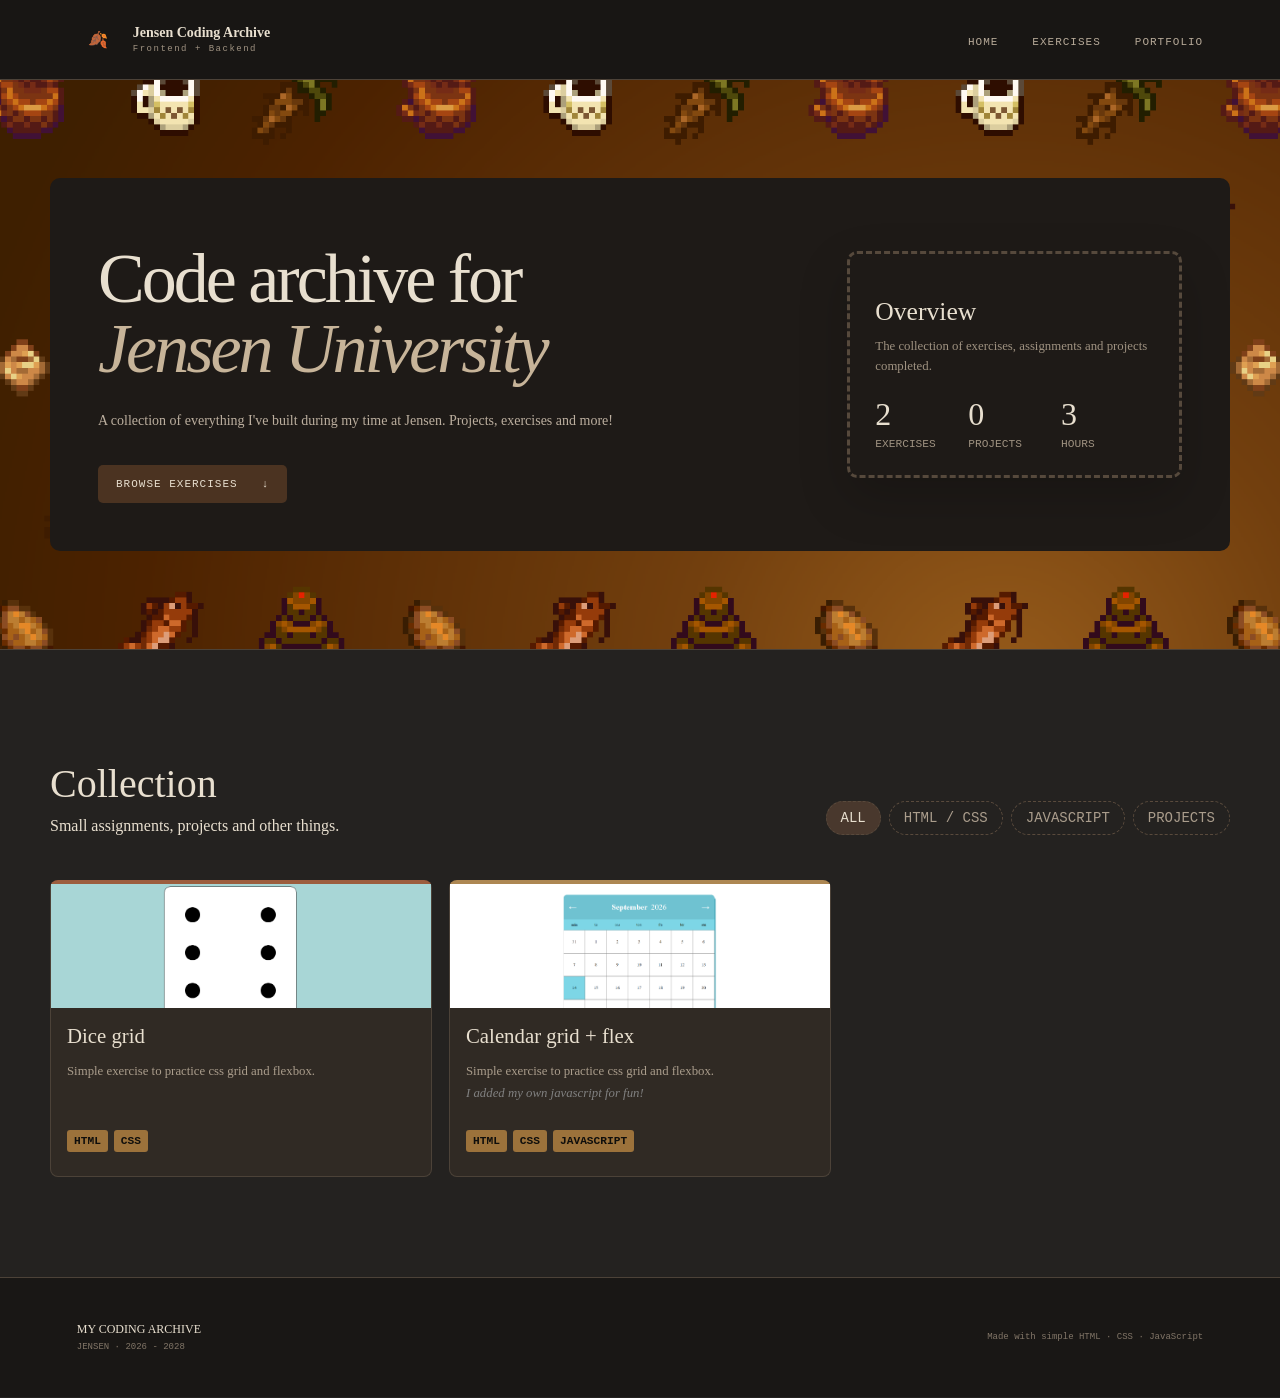
<file: Index.html>
<!DOCTYPE html>
<html lang="en">

<head>
    <meta charset="UTF-8">
    <meta name="viewport" content="width=device-width, initial-scale=1.0">

    <title>Jensen Code Archive</title>

    <link rel="stylesheet" href="common.css">

    <link rel="preconnect" href="https://fonts.googleapis.com">
    <link rel="preconnect" href="https://fonts.gstatic.com" crossorigin>
</head>

<body>

    <nav class="navbar">

        <a href="index.html" class="logo">
            <div class="logo-icon">
                🍂
            </div>

            <div class="logo-text">
                <span class="logo-title">Jensen Coding Archive</span>
                <span class="logo-subtitle">Frontend + Backend</span>
            </div>
        </a>

        <button class="menu-button" id="menuButton">
            ☰
        </button>

        <ul class="nav-links" id="navLinks">
            <li><a href="#home">Home</a></li>
            <li><a href="#exercises">Exercises</a></li>
            <li><a href="#notes">Portfolio</a></li>
        </ul>

    </nav>


    <main>
        <header class="hero" id="home">

            <div class="hero-content">

                <div class="hero-text">


                    <h1>
                        Code archive for
                        <span>Jensen University</span>
                    </h1>

                    <p class="hero-description">
                        A collection of everything I've built during my 
                        time at Jensen. Projects, exercises and more!
                    </p>

                    <a href="#exercises" class="hero-button">
                        Browse exercises
                        <span>↓</span>
                    </a>

                </div>

                <aside class="semester-card">

                    <div class="semester-card-top">

                    </div>

                    <h2>Overview</h2>

                    <p class="semester-description">
                        The collection of exercises, assignments
                         and projects completed.
                    </p>

                    <div class="semester-meta">

                        <div>
                            <span class="meta-number">2</span>
                            <span class="meta-label">Exercises</span>
                        </div>

                        <div>
                            <span class="meta-number">0</span>
                            <span class="meta-label">Projects</span>
                        </div>

                        <div>
                            <span class="meta-number">3</span>
                            <span class="meta-label">Hours</span>
                        </div>

                    </div>

                </aside>

            </div>

        </header>



        <!-- EXERCISES -->

        <section
            class="section exercises-section"
            id="exercises">

            <div class="section-heading">

                <div>

                    <h2>Collection</h2>

                    <p>
                        Small assignments, projects and
                        other things.
                    </p>

                </div>


                <div class="filters">

                    <button
                        class="filter-button active"
                        data-filter="all">
                        All
                    </button>

                    <button
                        class="filter-button"
                        data-filter="html">
                        HTML / CSS
                    </button>

                    <button
                        class="filter-button"
                        data-filter="javascript">
                        JavaScript
                    </button>

                    <button
                        class="filter-button"
                        data-filter="project">
                        Projects
                    </button>

                </div>

            </div>


            <div class="exercise-grid">

                <a
                    href="Flex_Grid/dice/index.html"
                    class="exercise-card rust dice"
                    data-category="html">

                    <div class="card-top"></div>

                    <div class="card-content">

                        <h3>Dice grid</h3>

                        <p>
                            Simple exercise to practice css grid and flexbox.
                        </p>

                    </div>

                    <div class="card-footer">

                        <div class="tags">

                            <span>HTML</span>
                            <span>CSS</span>

                        </div>

                    </div>

                </a>
                <a
                    href="Flex_Grid/calendar/index.html"
                    class="exercise-card gold calendar"
                    data-category="html javascript ">

                    <div class="card-top"></div>

                    <div class="card-content">

                        <h3>Calendar grid + flex</h3>

                        <p>
                            Simple exercise to practice css grid and flexbox.
                            <br><i style="color: gray">I added my own javascript for fun!</i>
                        </p>

                    </div>

                    <div class="card-footer">

                        <div class="tags">

                            <span>HTML</span>
                            <span>CSS</span>
                            <span>JAVASCRIPT</span>

                        </div>

                    </div>

                </a>
    

            </div>

        </section>


    </main>

    <footer>

        <div>

            <p>
                MY CODING ARCHIVE
            </p>

            <span>
                JENSEN · 2026 - 2028
            </span>

        </div>

        <p class="footer-message">
            Made with simple HTML · CSS · JavaScript 
        </p>

    </footer>


    <script src="script.js"></script>

</body>

</html>
</file>
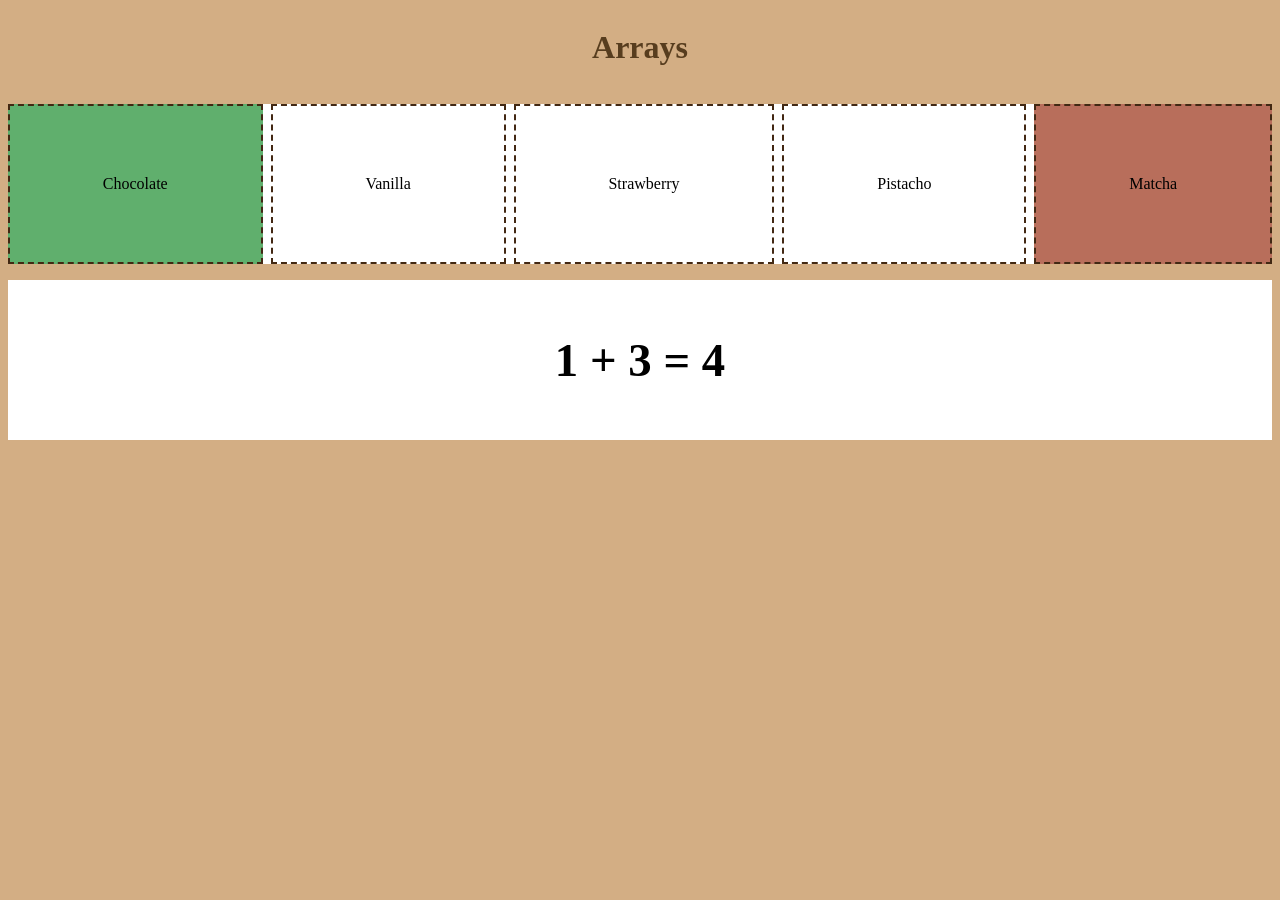
<file: array-loops/index.html>
<!DOCTYPE html>
<html lang="en">
<head>
    <meta charset="UTF-8">
    <meta name="viewport" content="width=device-width, initial-scale=1.0">
    <title>Document</title>
    <link rel="stylesheet" href="style.css">
</head>
<body>
    <h1 id="array-header">Arrays</h1>
    <section class="exercise-box">
        <article id="arrays-1">
        </article>
    </section>
    <section class="exercise-box">
        <article id="arrays-2">
        </article>
    </section>
    <script src="script.js"></script>
</body>
</html>
</file>
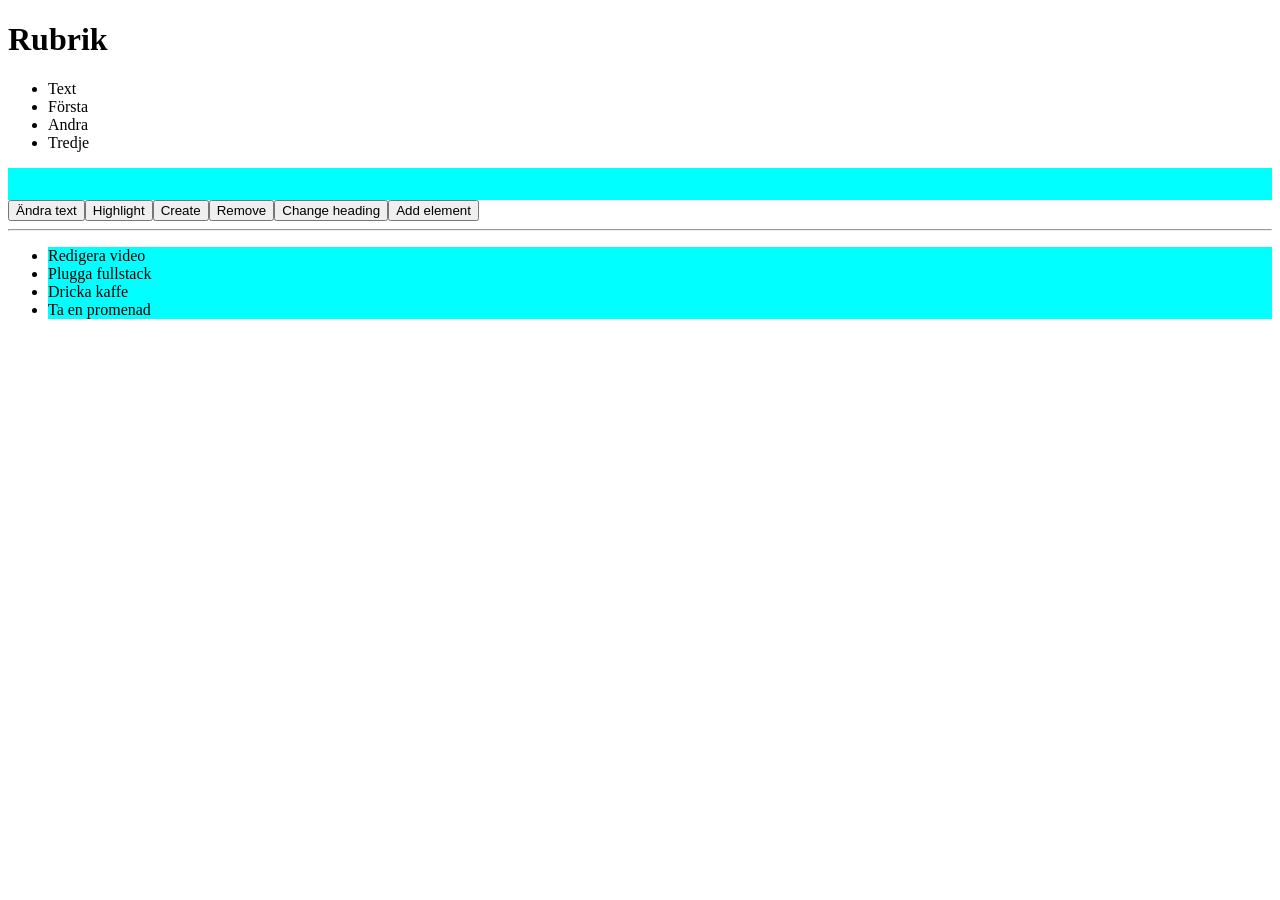
<file: DOM/index.html>
<!DOCTYPE html>
<html lang="en">
<head>
    <meta charset="UTF-8">
    <meta name="viewport" content="width=device-width, initial-scale=1.0">
    <title>Document</title>
</head>
<body>
    <script src="script.js"></script>
</body>
</html>
</file>
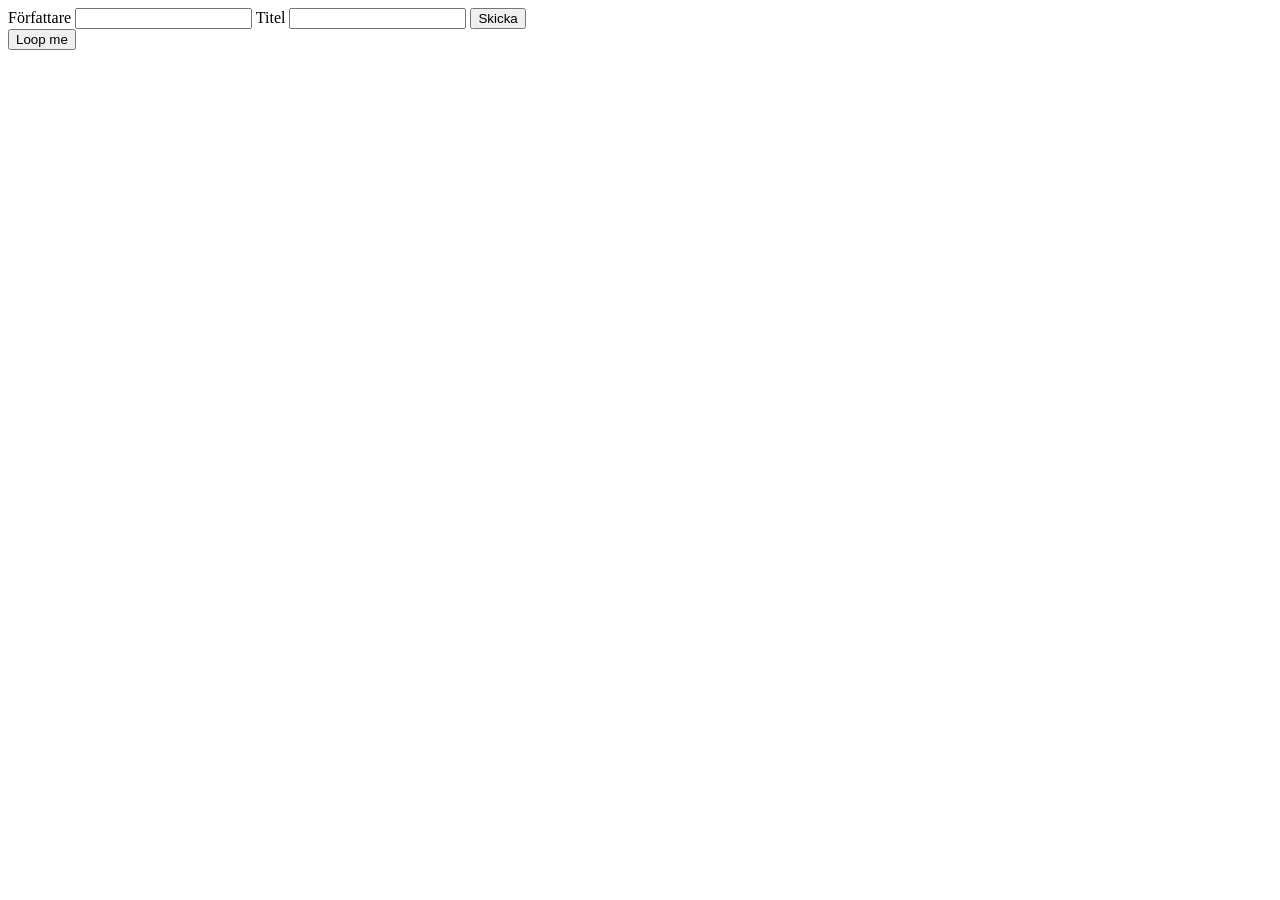
<file: Forms/index.html>
<!DOCTYPE html>
<html lang="en">
<head>
    <meta charset="UTF-8">
    <meta name="viewport" content="width=device-width, initial-scale=1.0">
    <title>Biblotek</title>
</head>
<body>
    <form>
        <label for="author" >Författare</label>
        <input type="text" id="author">

        <label for="title" >Titel</label>
        <input type="text" id="title">

        <button id="form-button" type="submit">Skicka</button>

    </form>
    <button id="loop-button">Loop me</button>
    <script src="script.js"></script>
</body>
</html>
</file>
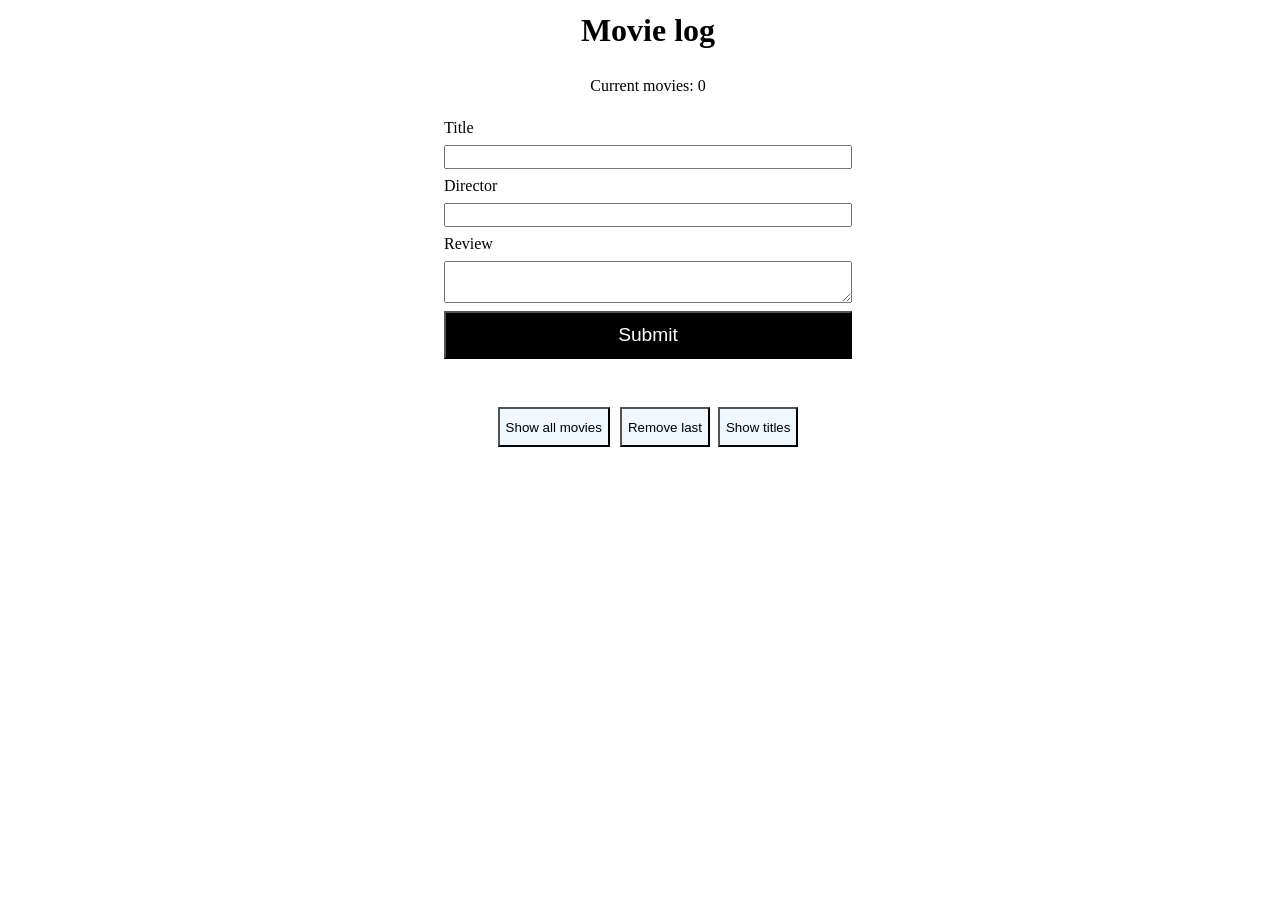
<file: JSON/index.html>
<!DOCTYPE html>
<html lang="en">
<head>
    <meta charset="UTF-8">
    <meta name="viewport" content="width=device-width, initial-scale=1.0">
    <title>Movie log</title>
    <link rel="stylesheet" href="style.css">
</head>
<body>
    
    <h1>Movie log</h1>
    <p id="count">Current movies: 0 </p>
    <form id="movie-form">

        <label for="title">Title</label>
        <input type="text" id="title">

        <label for="director">Director</label>
        <input type="text" id="director">
        
        <label for="review">Review</label>
        <textarea id="review"></textarea>

        <button id="add-movie" type="submit">Submit</button>

    </form>

    <p id="error"></p>
    <div id="buttons">
        <button id="list-button">Show all movies</button>
        <section id="all-movies">
            <button id="remove-last-button">Remove last</button>
        <button id="title-button">Show titles</button>
    </div>


    </section>
    <script src="script.js"></script>
</body>
</html>
</file>
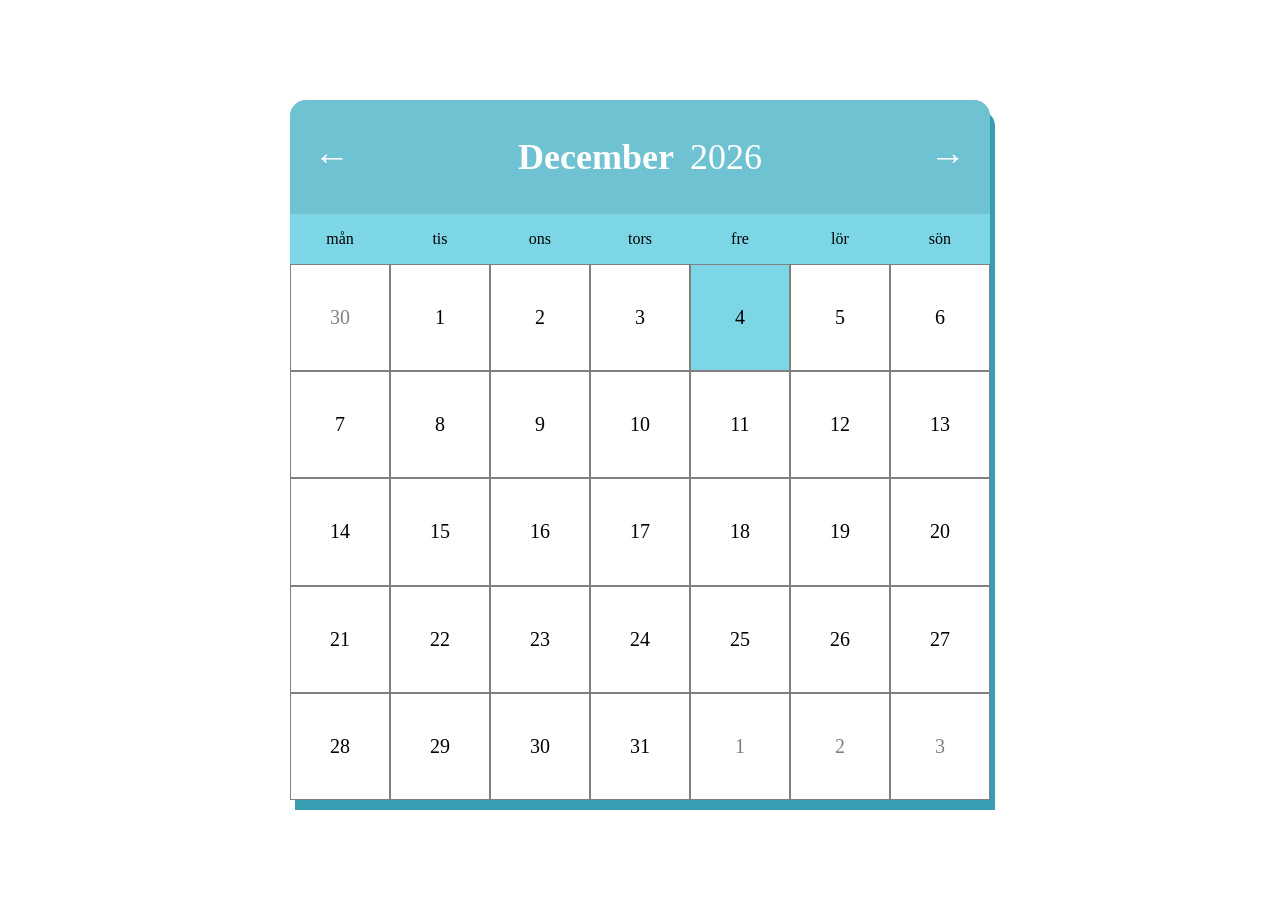
<file: Flex_Grid/calendar/index.html>
<!DOCTYPE html>
<html lang="en">
<head>
    <meta charset="UTF-8">
    <meta name="viewport" content="width=device-width, initial-scale=1.0">
    <title>Calendar</title>
    <link rel="stylesheet" href="style.css">
</head>
<body>
    <section id="calendar">
        <nav class="top-month">
            <span class="arrow">&#8592;</span>
                <div class="month-year-text">
                    <h1 id="month-text">september</h1>
                    <p id="year-text">2020</p>
                </div>
            <span class="arrow">&#8594;</span>
        </nav>
        <section id="days">
            <aside id="day-1">mån</aside>
            <aside id="day-2">tis</aside>
            <aside id="day-3">ons</aside>
            <aside id="day-4">tors</aside>
            <aside id="day-5">fre</aside>
            <aside id="day-6">lör</aside>
            <aside id="day-7">sön</aside>
        </section>
        <section id="month-days">
        </section>
    </section>
    <script src="script.js"></script>
</body>
</html>
</file>
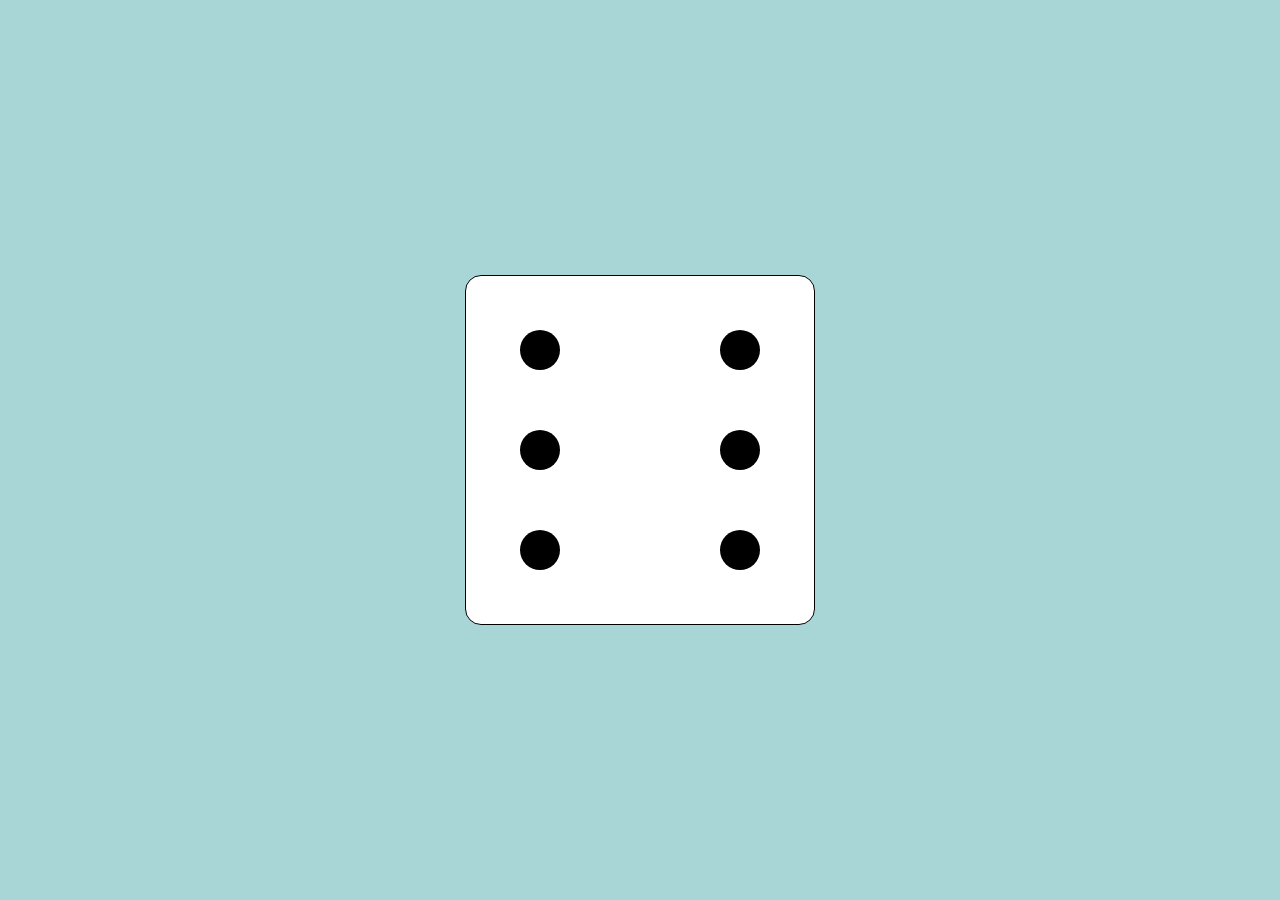
<file: Flex_Grid/dice/index.html>
<!DOCTYPE html>
<html lang="en">
<head>
    <meta charset="UTF-8">
    <meta name="viewport" content="width=device-width, initial-scale=1.0">
    <title>Grid Dice</title>
    <link rel="stylesheet" href="style.css">
</head>
<body>
    <article class="dice dots-6"> <!--Switch number to switch dice!-->
        <aside class="dot-1"></aside>
        <aside class="dot-2"></aside>
        <aside class="dot-3"></aside>
        <aside class="dot-4"></aside>
        <aside class="dot-5"></aside>
        <aside class="dot-6"></aside>
    </article>
</body>
</html>
</file>
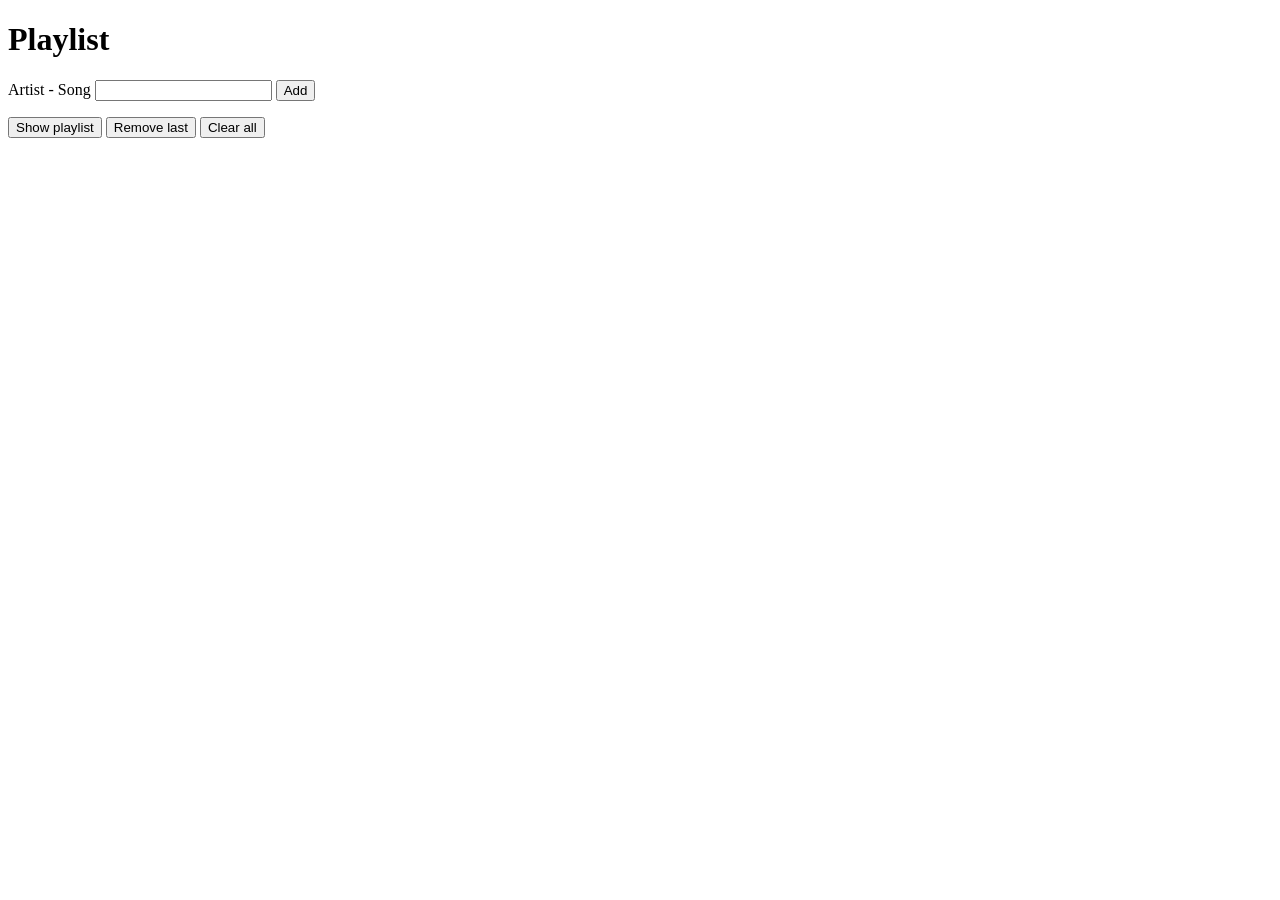
<file: json-exercises/Playlist/index.html>
<!DOCTYPE html>
<html lang="en">
<head>
    <meta charset="UTF-8">
    <meta name="viewport" content="width=device-width, initial-scale=1.0">
    <title>Document</title>
</head>
<body>
    <h1>Playlist</h1>
    <form id="songForm">
    <label for="entry">Artist - Song</label>
    <input type="text" id="entry">
    <button type="submit">Add</button>
    </form>
    <p id="error"></p>
    <button id="listBtn">Show playlist</button>
    <button id="removeLastBtn">Remove last</button>
    <button id="clearBtn">Clear all</button>
    <script src="script.js"></script>
</body>
</html>
</file>
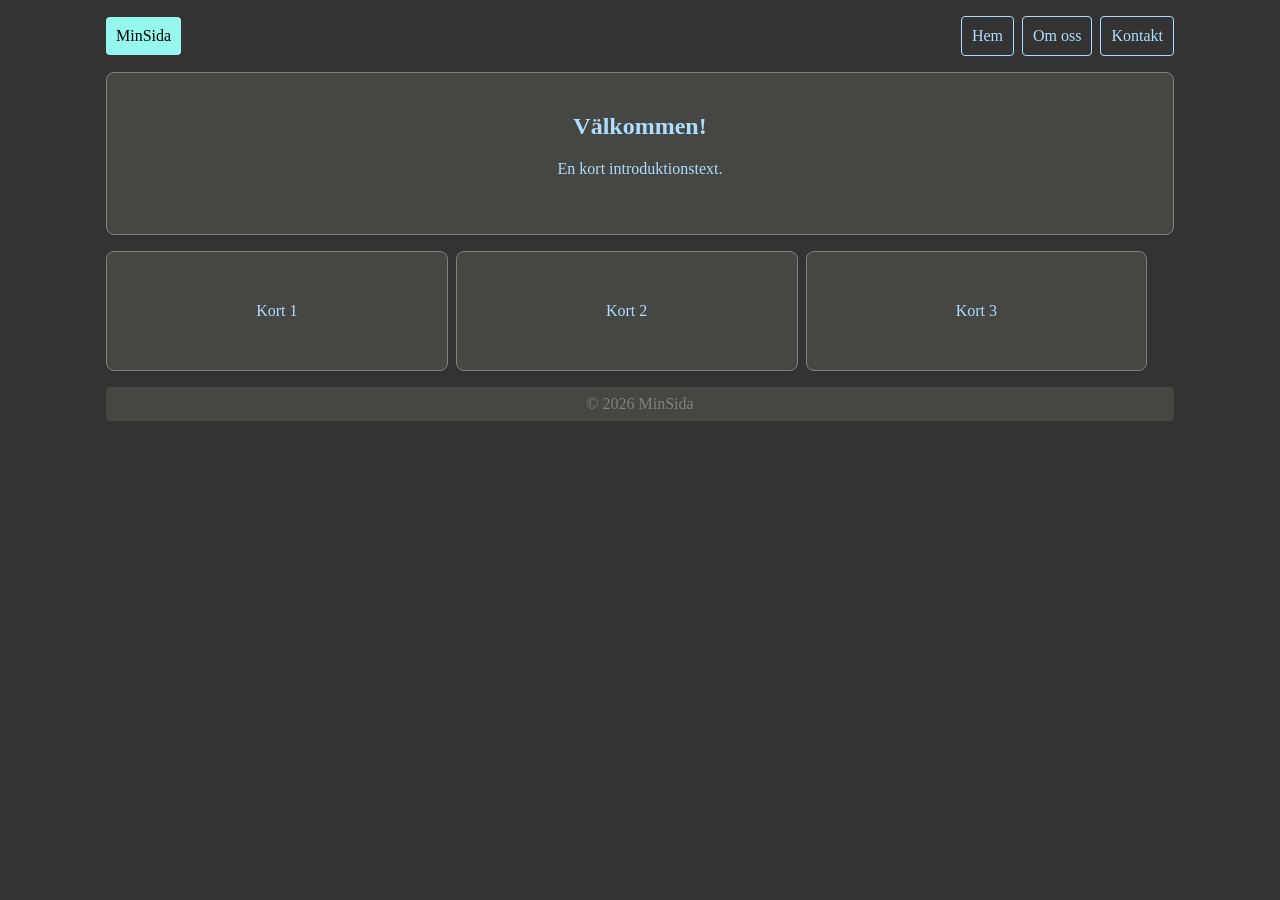
<file: Responsive/Exercise 1/index.html>
<!DOCTYPE html>
<html lang="sv">
<head>
    <meta charset="UTF-8">
    <meta name="viewport" content="width=device-width, initial-scale=1.0">
    <title>Responsiv portfolio</title>
    <link rel="stylesheet" href="style.css">
</head>
<body>

    <main>

        <header>
            <div class="logo">MinSida</div>

            <nav>
                <a href="#">Hem</a>
                <a href="#">Om oss</a>
                <a href="#">Kontakt</a>
            </nav>
        </header>

        <section class="hero">
            <h1>Välkommen!</h1>
            <p>En kort introduktionstext.</p>
        </section>

        <section class="cards">
            <div class="card">Kort 1</div>
            <div class="card">Kort 2</div>
            <div class="card">Kort 3</div>
        </section>

        <footer>
            © 2026 MinSida
        </footer>

    </main>

</body>
</html>
</file>
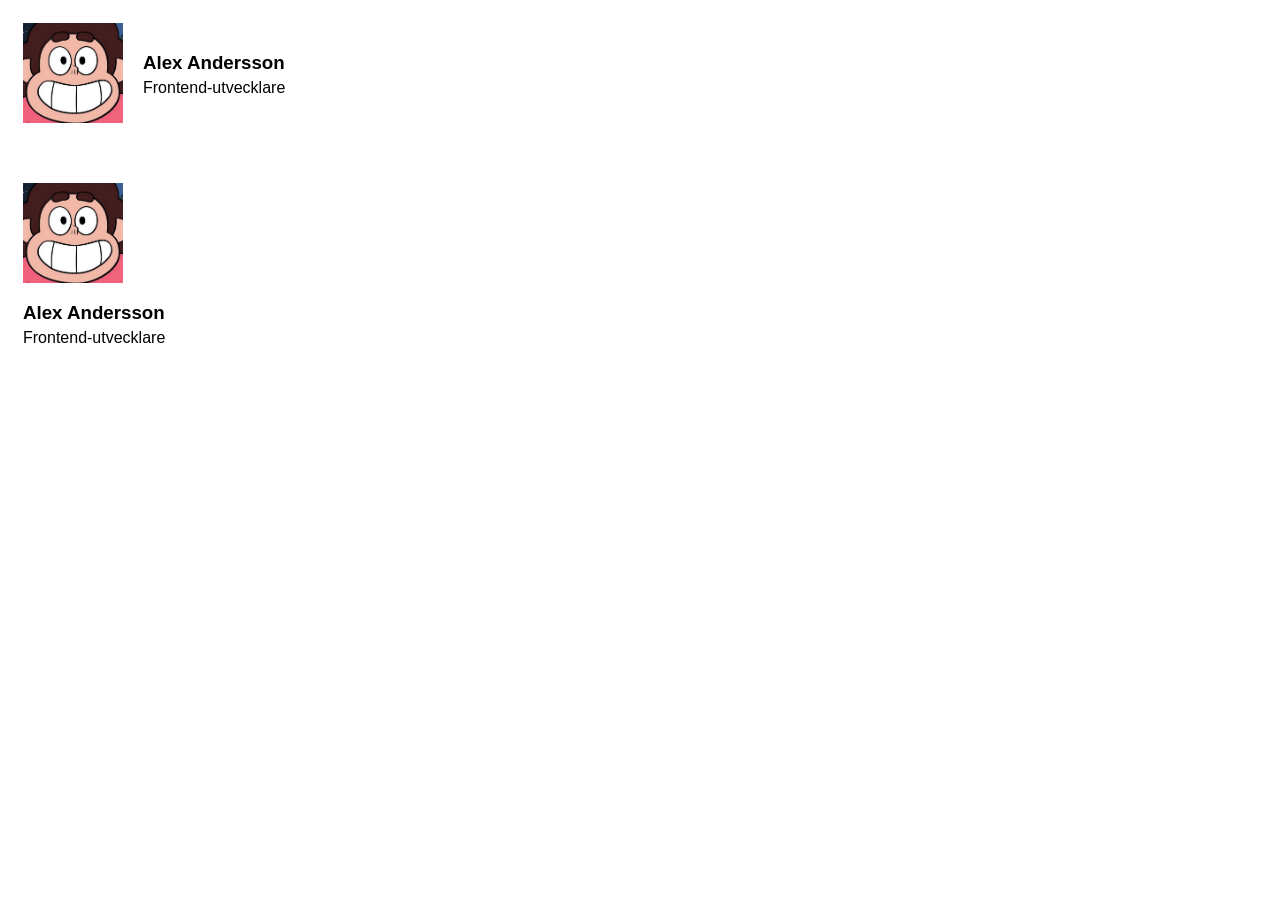
<file: Responsive/Exercise 2/index.html>
<!DOCTYPE html>
<html lang="sv">
<head>
    <meta charset="UTF-8">
    <meta name="viewport" content="width=device-width, initial-scale=1.0">
    <title>Container Queries</title>
    <link rel="stylesheet" href="style.css">
</head>

<body>

    <div class="wide-box">
        <div class="card">
            <img src="../../assets/bild.jpg" alt="Alex Andersson">

            <div class="card-text">
                <h3>Alex Andersson</h3>
                <p>Frontend-utvecklare</p>
            </div>
        </div>
    </div>


    <div class="narrow-box">
        <div class="card">
            <img src="../../assets/bild.jpg" alt="Alex Andersson">

            <div class="card-text">
                <h3>Alex Andersson</h3>
                <p>Frontend-utvecklare</p>
            </div>
        </div>
    </div>

</body>
</html>
</file>
<file: common.css>
:root {

    --background: #211e1a;
    --background-light: #29241f;
    --background-dark: #191715;

    --card: #302a24;
    --card-hover: #383029;

    --border: #4c4238;

    --cream: #e8dfcf;
    --cream-dark: #c7b9a4;

    --muted: #9f9281;

    --rust: #9c5d3e;
    --green: #596556;
    --gold: #ad8752;
    --wine: #75504c;

    --paper: #d6c8aa;
    --paper-text: #3b332a;

}


* {
    margin: 0;
    padding: 0;
    box-sizing: border-box;
}

html {
    scroll-behavior: smooth;
}

body {
    background:rgba(25, 23, 21, 0.95);
    color: var(--cream);
    font-family:
        "Libre Baskerville",
        Georgia,
        serif;
    min-height: 100vh;

}

a {
    color: inherit;
    text-decoration: none;
}

.navbar {

    height: 80px;
    display: flex;
    align-items: center;
    justify-content: space-between;
    padding:
        0
        clamp(25px, 6vw, 90px);
    border-bottom:
        1px solid var(--border);
    background:
        rgba(25, 23, 21, 0.95);
    position: sticky;
    top: 0;
    z-index: 100;
    backdrop-filter: blur(15px);
}


.logo {

    display: flex;
    align-items: center;
    gap: 14px;
}


.logo-icon {
    width: 42px;
    height: 42px;
    display: flex;
    justify-content: center;
    align-items: center;
    border-radius: 8px;
}


.logo-text {
    display: flex;
    flex-direction: column;
    gap: 3px;

}


.logo-title {
    font-size: 14px;
    font-weight: bold;
}


.logo-subtitle {
    font-family: "DM Mono", monospace;
    font-size: 9px;
    letter-spacing: 1.5px;
    color: var(--muted);
}


.nav-links {
    list-style: none;
    display: flex;
    align-items: center;
    gap: 34px;

}


.nav-links a {
    font-family: "DM Mono", monospace;
    text-transform: uppercase;
    letter-spacing: 1px;
    color: #b7aa99;
    font-size: 11px;
}


.nav-links a:hover {
    color: var(--cream);
}


.menu-button {
    display: none;
    border: none;
    background: none;
    color: var(--cream);
    font-size: 24px;
    cursor: pointer;

}


.hero {
    min-height: 570px;
    display: flex;
    align-items: center;
    position: relative;
    overflow: hidden;
    border-bottom: 1px solid var(--border);
    background-image: url(assets/stardew.png);
    background-repeat: repeat;
    background-size: 2000px auto;
    animation: moving-background 50s linear infinite;
}

@keyframes moving-background {
    from {
        background-position: 0 0;
    }
    to {
        background-position: 700px -700px;
    }
}


.hero-content {
    background: rgba(30, 26, 23);
    padding: 3rem;
    border-radius: 10px;
    opacity: 100%;
    width: min(
        1180px,
        calc(100% - 50px)
    );
    margin: auto;
    display: grid;
    grid-template-columns:
        1.4fr
        0.7fr;

    align-items: center;
    gap: 80px;
    position: relative;
    z-index: 2;
}


.hero h1 {
    font-size:
        70px;
    font-weight: 400;
    letter-spacing: -3px;
    line-height: 1;
    margin:
        18px
        0
        24px;

}


.hero h1 span {
    display: block;
    font-style: italic;
    color: #c7b499;
}


.hero-description {
    color: #bcaf9f;
    line-height: 1.8;
    max-width: 620px;
    font-size: 14px;

}


.hero-button {
    display: inline-flex;
    align-items: center;
    gap: 24px;
    margin-top: 32px;
    padding:
        13px
        18px;
    border-radius: 5px;
    background: #4b3321;
    font-family:
        "DM Mono",
        monospace;
    font-size: 11px;
    text-transform: uppercase;
    letter-spacing: 1px;
}


.hero-button:hover {
    background: #6b4f3b;
}

.semester-card {
    padding: 25px;
    border:
        3px dashed #56493c;
    border-radius: 10px;
    box-shadow:
        0
        20px
        50px
        rgba(0, 0, 0, 0.18);

}


.semester-card-top {
    display: flex;
    justify-content: space-between;
    align-items: center;

}


.semester-card h2 {
    font-size: 1.6rem;
    font-weight: normal;
    margin:
        18px
        0
        9px;

}


.semester-description {
    color: var(--muted);
    font-size: 0.8rem;
    line-height: 1.6;

}




.semester-meta {
    display: grid;
    grid-template-columns:
        repeat(3, 1fr);
    padding-top: 20px;
}


.semester-meta div {
    display: flex;
    flex-direction: column;
    gap: 5px;

}


.meta-number {

    font-size: 2rem;

}


.meta-label {
    font-family:
        "DM Mono",
        monospace;
    color: var(--muted);
    font-size: 0.7rem;
    text-transform: uppercase;
}




.section {
    width: min(
        1180px,
        calc(100% - 50px)
    );
    margin: auto;
    padding:
        100px
        0;

}


.section-heading {
    display: flex;
    justify-content: space-between;
    align-items: flex-end;
    gap: 30px;
    margin-bottom: 45px;
}


.section-heading h2 {

    font-size: 40px;
    font-weight: normal;
    margin:
        10px
        0;

}

.filters {
    display: flex;
    flex-wrap: wrap;
    gap: 8px;

}


.filter-button {
    cursor: pointer;
    padding:
        8px
        14px;
    border:
        1px dashed #594a3c;
    border-radius: 50px;
    background: transparent;
    color: #aa9d8c;
    font-family:
        "DM Mono",
        monospace;
    font-size: 14px;
    text-transform: uppercase;
    transition:
        all
        0.2s ease;

}


.filter-button:hover,
.filter-button.active {
    background: #49382d;
    color: var(--cream);

}

.exercise-grid {
    display: grid;
    grid-template-columns:
        repeat(
            3,
            1fr
        );
    gap: 17px;

}


.exercise-card {

    min-height: 270px;
    display: flex;
    flex-direction: column;
    background: var(--card);
    border:
        1.5px solid var(--border);
    border-top-width: 4px;
    border-radius: 8px;
    transition:
        transform
        0.25s ease,
        border-color
        0.25s ease,
        background
        0.25s ease;

}


.exercise-card:hover {
    transform:
        translateY(-6px);
    background: #3b3229;

}


.exercise-card.rust {
    border-top-color: var(--rust);
}

.exercise-card.green {
    border-top-color: var(--green);
}

.exercise-card.gold {
    border-top-color: var(--gold);
}

.exercise-card.wine {
    border-top-color: var(--wine);
}


.card-top {
    display: flex;
    justify-content: space-between;
    background-image: url(assets/stardew.png);
    background-size: cover;
    width: 100%;
    height: 124px;
    align-items: start;

}

/*fix so less static..*/
.dice .card-top {
    background-image: url(assets/dice.png);
    background-position: center;
}

.calendar .card-top {
    background-image: url(assets/calendar.png);
    background-repeat: no-repeat;
}


.card-content {
    margin-top: 16px;
}


.card-content h3 {
 margin-left: 16px;
    font-size: 1.3rem;

    font-weight: normal;

    margin-bottom: 13px;

}


.card-content p {
    margin-left: 16px;
    color: #aa9d8c;
    font-size: 0.8rem;
    line-height: 1.7;

}


.card-footer {
    margin-left: 16px;
    margin-top: auto;
    padding-top: 25px;
    display: flex;
    justify-content: space-between;
    align-items: flex-end;
    margin-bottom: 24px;

}


.tags {
    display: flex;
    flex-wrap: wrap;
    gap: 6px;
}


.tags span {
    padding:
        5px
        7px;
    border-radius: 3px;
    background: #9c723b;
    color: #0f0e0c;
    font-family:
        "DM Mono",
        monospace;
        font-weight: bold;
    font-size: 0.7rem;
}

.project-section {
    position: relative;
    text-align: center;
    padding-top: 130px;
    padding-bottom: 130px;

}


.project-decoration {
    margin-bottom: 25px;
    color: #9a7956;

}





footer {

    min-height: 120px;
    display: flex;
    justify-content: space-between;
    align-items: center;
    gap: 30px;
    padding:
        30px
        clamp(25px, 6vw, 90px);
    border-top:
        1px solid var(--border);
    background: var(--background-dark);

}

footer > div p {
    font-size: 12px;
}


footer span,
.footer-message {

    font-family:
        "DM Mono",
        monospace;

    color: #827668;
    font-size: 9px;

}


footer span {

    display: block;
    margin-top: 5px;

}

.exercise-card.hidden {

    display: none;

}




@media (max-width: 950px) {

    .hero-content {
        grid-template-columns: 1fr;
        gap: 50px;
        padding:
            90px
            0;

    }


    .semester-card {
        max-width: 500px;

    }


    .exercise-grid {
        grid-template-columns:
            repeat(
                2,
                1fr
            );

    }

}


@media (max-width: 700px) {

    .navbar {
        height: auto;
        min-height: 70px;
        flex-wrap: wrap;
        padding:
            15px
            25px;

    }


    .menu-button {
        display: block;

    }


    .nav-links {

        display: none;

        width: 100%;

        flex-direction: column;

        align-items: flex-start;

        gap: 20px;

        padding:
            25px
            0
            10px;

    }


    .nav-links.open {

        display: flex;

    }


    .logo-subtitle {

        display: none;

    }


    .section-heading {

        align-items: flex-start;
        flex-direction: column;

    }


    .exercise-grid {
        grid-template-columns: 1fr;

    }


    footer {
        flex-direction: column;
        align-items: flex-start;

    }

}


@media (max-width: 450px) {

    .hero-content,
    .section {

        width:
            calc(
                100% - 30px
            );

    }
    .hero h1 {
        letter-spacing: -2px;
    }


    .semester-meta {
        gap: 10px;
    }

}
</file>
<file: array-loops/style.css>
body{
    display: flex;
    flex-direction: column;
    background-color: rgb(211, 174, 132);
    gap: 1rem;
}

.exercise-box{
 background-color: white;
 width: 100%;
 height: 10rem;
}

#array-header{
    text-align: center;
    color:rgb(87, 61, 30)
}
#arrays-1{
    display: flex;
    flex-wrap: wrap;
    gap: 0.5rem;
    height: 100%;
}

.firstArrayEx1{
    background-color: rgb(96, 175, 109);
}

.lastArrayEx1{
    background-color: rgb(184, 110, 91);
}

#arrays-1 div{
    flex-grow: 1;
    border: 2px dashed rgb(66, 40, 19);
    display: flex;
    justify-content: center;
    align-items: center;

}

/*EXERCISE 2 ARRAY*/

#arrays-2{
    height: 100%;
    display: flex;
    justify-content: center;
    align-items: center;
    font-size: 40px;

}
#arrays-2 h1{
        margin: 0;
}
</file>
<file: JSON/style.css>
#movie-form{
    display: flex;
    flex-direction: column;
    gap: 8px;
}

body{
    display: flex;
    flex-direction: column;
    align-items: center;
    gap: 8px;
    width: 100vw;
}

h1{
    text-align: center;
    margin: 4px;
}

#movie-form label{
    font-size: 1rem
}

#movie-form input, #movie-form textArea{
    font-size: 1rem;
    min-width: 25rem;
}

#add-movie{
    background-color: black;
    color: white;
    min-height: 3rem;
    font-size: 1.2rem;
    cursor: pointer;
}

#list-button, #remove-last-button, #title-button{
    background-color: aliceblue;
    min-width: 2.5rem;
    min-height: 2.5rem;
    cursor: pointer;
}

#all-movies{
    display: flex;
    max-width: 40rem;
    align-items: center;
    justify-content: center;
    flex-wrap: wrap;
    gap: 8px;
}

#all-movies div{
    display: flex;
    background-color: aliceblue;
    border-radius: 8px;
    justify-content: center;
    align-items: center;
    flex-direction: column;
    padding: 20px;


}
#all-movies div h1, #all-movies div h2, #all-movies div p{
    margin: 4px;
}

#buttons{
    display: flex;
    gap: 10px;
}
</file>
<file: Flex_Grid/calendar/style.css>
body{
    margin: 0;
    height: 100vh;
    background-color: white;
    display: flex;
    justify-content: center;
    align-items: center;
}

#calendar{
    background-color: rgb(195, 210, 212);
    height: 700px;
    width: 700px;
    border-radius: 16px 16px 0px 0px;
    overflow: hidden;
    display: grid;
    grid-template-columns: 1fr 1fr 1fr;
    grid-template-rows: auto auto 1fr;
    box-shadow: 5px 10px #379eb1;
}

.top-month{
    grid-column: span 3;
    background-color: #6fc2d1;
    display: flex;
    justify-content: space-between;
    align-items: center;
}

.month-year-text{
    display: flex;
    gap: 16px;
    align-items: center;
}
.month-year-text p{
    font-size: 36px;
    color: white;
}

.month-year-text h1{
    font-size: 36px;
    color: white;
    
}

.arrow{
    margin: 24px;
    font-weight: bold;
    font-size: 36px;
    color: white;
}

.arrow:hover{
    cursor:pointer;
    border-radius: 50%;

}

#days{
    grid-column: span 3;
    background-color: #7dd6e6;
    display: grid;
    grid-template-columns: repeat(7, 1fr);
}

#days aside{
    padding: 16px;
    text-align: center; 
}

#month-days{
    grid-column: span 3;
    display: grid;
    grid-template-columns: repeat(7, 1fr);
    grid-template-rows: repeat(5, 1fr);
}

#month-days aside{
    background-color: white;
    border: 0.5px solid gray;
    display: flex;
    align-items: center;
    justify-content: center;
    font-size: 20px;
}

#month-days aside.other-month p {
    color: gray;
}
</file>
<file: Flex_Grid/dice/style.css>
body{
    margin: 0;
    height: 100vh;
    background-color: rgb(168, 214, 214);
    display: flex;
    justify-content: center;
    align-items: center;
}

.dice{
    background-color: white;
    border: 1px solid black;
    width: 300px;
    height: 300px;
    border-radius: 16px;
    padding: 24px;


    display: grid;
    grid-template-columns: repeat(3, 1fr);
    grid-template-rows: repeat(3, 1fr);
}

.dots-1 .dot-4 { display: block; }

.dots-2 .dot-1,
.dots-2 .dot-5 { display: block; }

.dots-3 .dot-1,
.dots-3 .dot-4,
.dots-3 .dot-5 { display: block; }

.dots-4 .dot-1,
.dots-4 .dot-2,
.dots-4 .dot-3,
.dots-4 .dot-5 { display: block; }

.dots-5 .dot-1,
.dots-5 .dot-2,
.dots-5 .dot-3,
.dots-5 .dot-4,
.dots-5 .dot-5 { display: block; }

.dots-6 .dot-1,
.dots-6 .dot-2,
.dots-6 .dot-3,
.dots-6 .dot-5,
.dots-6 .dot-6 { display: block; }

.dots-6 .dot-4 {
    display: block;
    grid-row: 2;
    grid-column: 3;
}

aside{
    display: none;
    width: 40px;
    height: 40px;
    background-color: black;
    border-radius: 50%;
    justify-self: center;
    align-self: center;
}

.dot-1 { grid-row: 1; grid-column: 1; }
.dot-2 { grid-row: 1; grid-column: 3; } 
.dot-3 { grid-row: 3; grid-column: 1; } 
.dot-4 { grid-row: 2; grid-column: 2; } 
.dot-5 { grid-row: 3; grid-column: 3; } 
.dot-6 { grid-row: 2; grid-column: 1; }
</file>
<file: Responsive/Exercise 1/style.css>
* {
    box-sizing: border-box;
}

body {
    margin: 0;
    background-color: #333;
    color: #addeff;
}


main {
    padding: 16px;
}


header {
    display: flex;
    flex-direction: column;
    gap: 8px;
}


.logo {
    background-color: #96f7ef;
    color: black;
    padding: 10px;
    border-radius: 4px;
    text-align: center;
}


nav {
    display: flex;
    flex-direction: column;
    gap: 8px;
}



nav a {
    color: #addeff;
    text-decoration: none;
    border: 1px solid #addeff;
    border-radius: 4px;
    padding: 10px;
    text-align: center;
}


.hero {
    margin-top: 16px;
    padding: 40px;
    background-color: #464642;
    border: 1px solid gray;
    border-radius: 8px;
    text-align: center;
}


.hero h1 {
    margin-top: 0;
}


.cards {
    display: flex;
    flex-direction: column;
    gap: 8px;
    margin-top: 16px;
}


.card {
    background-color: #464642;
    border: 1px solid gray;
    border-radius: 8px;
    padding: 50px;
    text-align: center;
}


footer {
    margin-top: 16px;
    padding: 8px;
    background-color: #464642;
    color: gray;
    text-align: center;
    border-radius: 4px;
}

/* surfplatta */
@media (min-width: 600px) {

    header {
        flex-direction: row;
        justify-content: space-between;
        align-items: center;
    }

    nav {
        flex-direction: row;
    }

    .cards {
        flex-direction: row;
        flex-wrap: wrap;
    }

    .card {
        width: 48%;
    }
}


/* desktop */
@media (min-width: 1200px) {

    main {
        max-width: 1100px;
        margin: auto;
    }

    .card {
        width: 32%;
    }
}
</file>
<file: Responsive/Exercise 2/style.css>
body {
    font-family: Arial, sans-serif;
}

/* Containers */

.wide-box {
    width: 500px;
    margin-bottom: 30px;

    container-type: inline-size;

    background-color: aqua;
}

.narrow-box {
    width: 220px;

    container-type: inline-size;

    background-color: blueviolet;
}


/* Kortets grundläge */

.card {
    padding: 15px;
    background-color: white;
}

.card img {
    width: 100px;
    display: block;
}

.card h3 {
    margin-bottom: 5px;
}

.card p {
    margin-top: 0;
}


/* När containern är minst 400px */

@container (min-width: 400px) {

    .card {
        display: flex;
        align-items: center;
        gap: 20px;
    }

}
</file>
